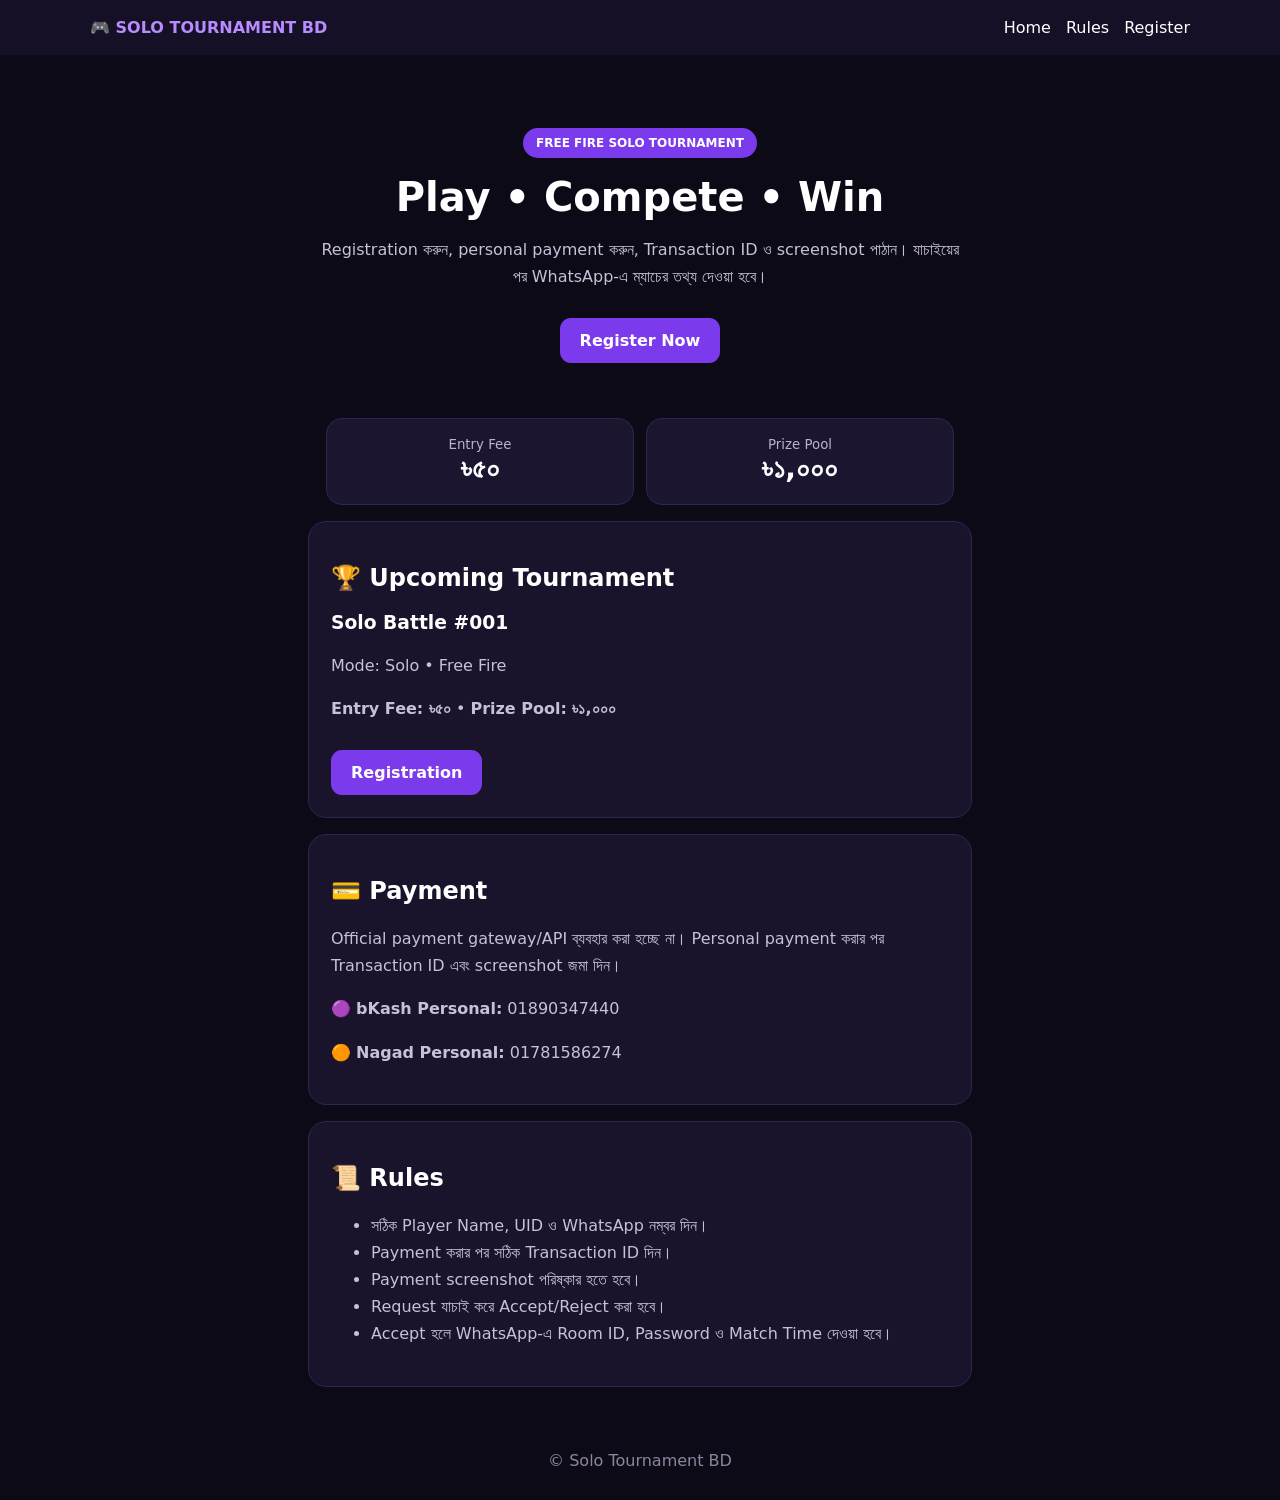
<file: index.html>
<!doctype html>
<html lang="bn">
<head><meta charset="utf-8"><meta name="viewport" content="width=device-width,initial-scale=1"><title>Solo Tournament BD</title><link rel="stylesheet" href="style.css"></head>
<body>
<header><div class="brand">🎮 SOLO TOURNAMENT BD</div><nav><a href="index.html">Home</a><a href="#rules">Rules</a><a href="register.html">Register</a></nav></header>
<main>
<section class="hero"><span>FREE FIRE SOLO TOURNAMENT</span><h1>Play • Compete • Win</h1><p>Registration করুন, personal payment করুন, Transaction ID ও screenshot পাঠান। যাচাইয়ের পর WhatsApp-এ ম্যাচের তথ্য দেওয়া হবে।</p><a class="btn" href="register.html">Register Now</a></section>
<section class="stats"><div><small>Entry Fee</small><strong>৳৫০</strong></div><div><small>Prize Pool</small><strong>৳১,০০০</strong></div></section>
<section class="card"><h2>🏆 Upcoming Tournament</h2><h3>Solo Battle #001</h3><p>Mode: Solo • Free Fire</p><p><b>Entry Fee: ৳৫০</b> • <b>Prize Pool: ৳১,০০০</b></p><a class="btn" href="register.html">Registration</a></section>
<section class="card"><h2>💳 Payment</h2><p>Official payment gateway/API ব্যবহার করা হচ্ছে না। Personal payment করার পর Transaction ID এবং screenshot জমা দিন।</p><p>🟣 <b>bKash Personal:</b> 01890347440</p><p>🟠 <b>Nagad Personal:</b> 01781586274</p></section>
<section id="rules" class="card"><h2>📜 Rules</h2><ul><li>সঠিক Player Name, UID ও WhatsApp নম্বর দিন।</li><li>Payment করার পর সঠিক Transaction ID দিন।</li><li>Payment screenshot পরিষ্কার হতে হবে।</li><li>Request যাচাই করে Accept/Reject করা হবে।</li><li>Accept হলে WhatsApp-এ Room ID, Password ও Match Time দেওয়া হবে।</li></ul></section>
</main>
<footer>© Solo Tournament BD</footer>
</body></html>
</file>
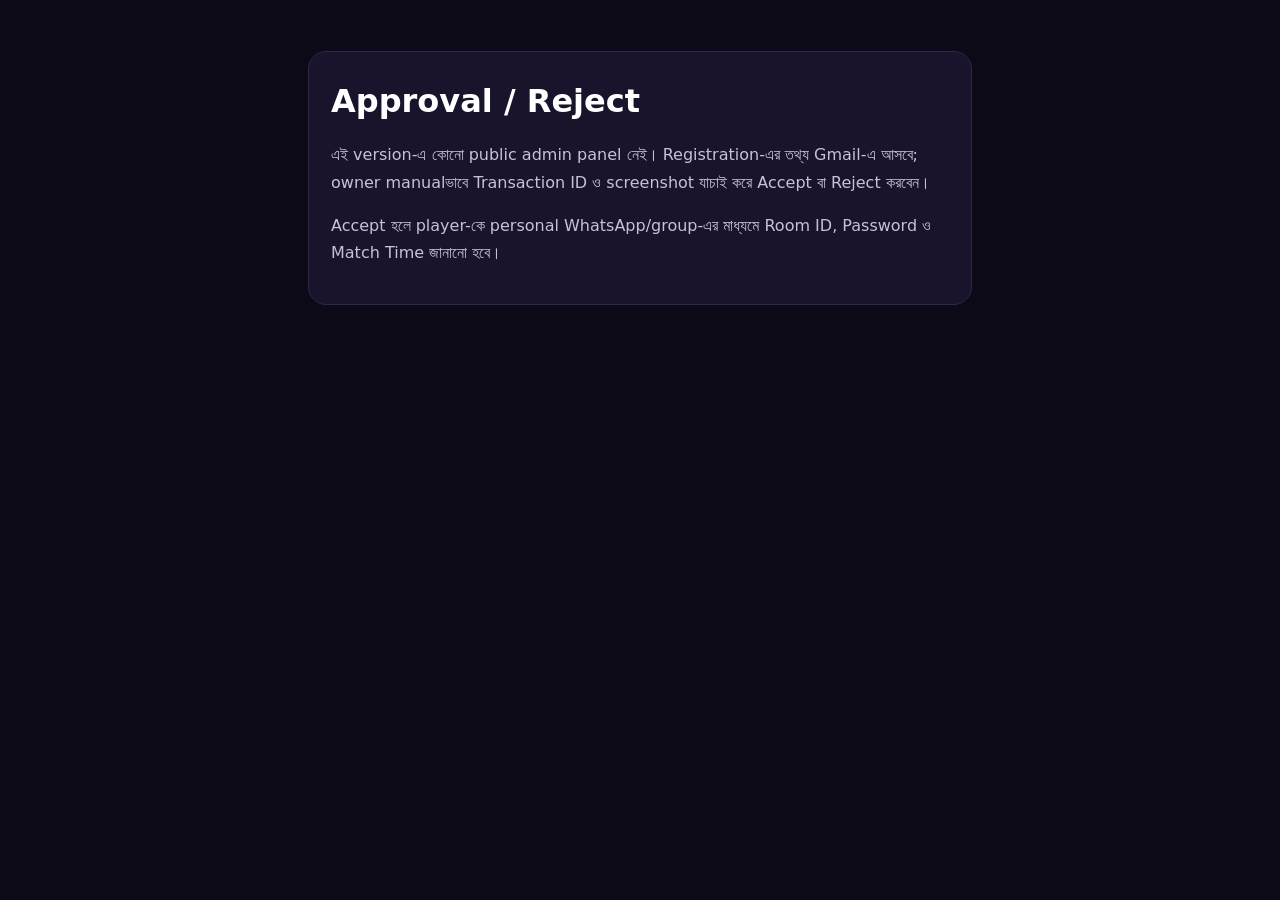
<file: approval.html>
<!doctype html><html lang="bn"><head><meta charset="utf-8"><meta name="viewport" content="width=device-width,initial-scale=1"><title>Approval Information</title><link rel="stylesheet" href="style.css"></head><body><main class="page"><div class="box"><h1>Approval / Reject</h1><p>এই version-এ কোনো public admin panel নেই। Registration-এর তথ্য Gmail-এ আসবে; owner manualভাবে Transaction ID ও screenshot যাচাই করে Accept বা Reject করবেন।</p><p>Accept হলে player-কে personal WhatsApp/group-এর মাধ্যমে Room ID, Password ও Match Time জানানো হবে।</p></div></main></body></html>
</file>
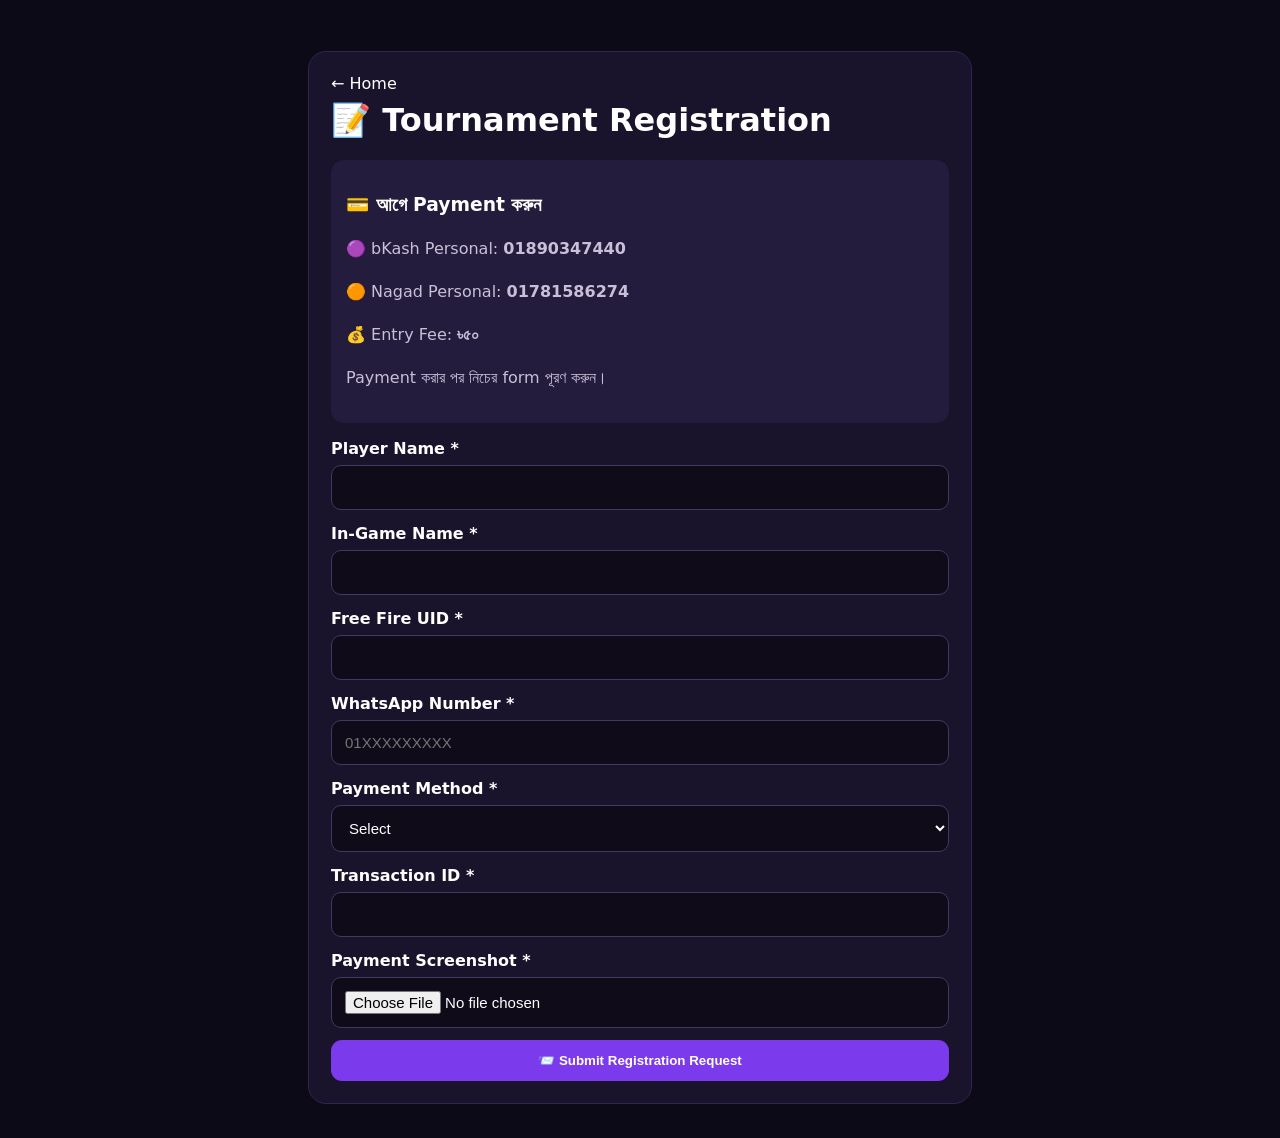
<file: register.html>
<!doctype html>
<html lang="bn"><head><meta charset="utf-8"><meta name="viewport" content="width=device-width,initial-scale=1"><title>Registration | Solo Tournament BD</title><link rel="stylesheet" href="style.css"></head>
<body><main class="page"><div class="box"><a href="index.html">← Home</a><h1>📝 Tournament Registration</h1>
<div class="payment"><h3>💳 আগে Payment করুন</h3><p>🟣 bKash Personal: <b>01890347440</b></p><p>🟠 Nagad Personal: <b>01781586274</b></p><p>💰 Entry Fee: <b>৳৫০</b></p><p>Payment করার পর নিচের form পূরণ করুন।</p></div>
<form action="https://formsubmit.co/yasin273qw@gmail.com" method="POST" enctype="multipart/form-data">
<input type="hidden" name="_subject" value="Solo Tournament BD - New Registration">
<input type="hidden" name="_template" value="table">
<input type="hidden" name="_captcha" value="false">
<input type="hidden" name="_next" value="https://yasin273qw-creator.github.io/Solo_Tournament-BD/success.html">
<label>Player Name *</label><input name="Player Name" required>
<label>In-Game Name *</label><input name="In-Game Name" required>
<label>Free Fire UID *</label><input name="Player UID" required>
<label>WhatsApp Number *</label><input name="WhatsApp Number" type="tel" required placeholder="01XXXXXXXXX">
<label>Payment Method *</label><select name="Payment Method" required><option value="">Select</option><option>bKash</option><option>Nagad</option></select>
<label>Transaction ID *</label><input name="Transaction ID" required>
<label>Payment Screenshot *</label><input name="Payment Screenshot" type="file" accept="image/*" required>
<button class="btn full" type="submit">📨 Submit Registration Request</button>
</form></div></main></body></html>
</file>
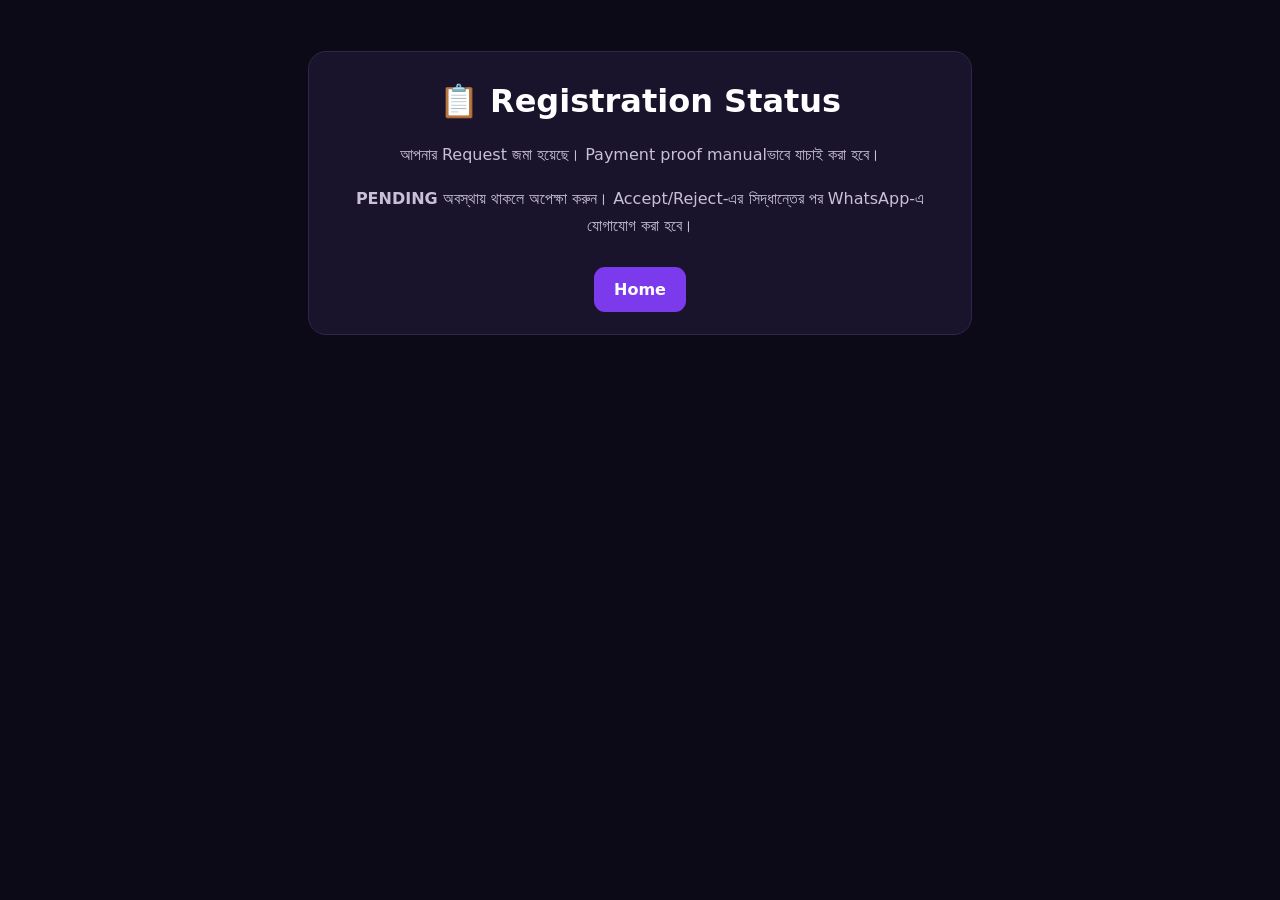
<file: status.html>
<!doctype html><html lang="bn"><head><meta charset="utf-8"><meta name="viewport" content="width=device-width,initial-scale=1"><title>Registration Status</title><link rel="stylesheet" href="style.css"></head><body><main class="page"><div class="box center"><h1>📋 Registration Status</h1><p>আপনার Request জমা হয়েছে। Payment proof manualভাবে যাচাই করা হবে।</p><p><b>PENDING</b> অবস্থায় থাকলে অপেক্ষা করুন। Accept/Reject-এর সিদ্ধান্তের পর WhatsApp-এ যোগাযোগ করা হবে।</p><a class="btn" href="index.html">Home</a></div></main></body></html>
</file>
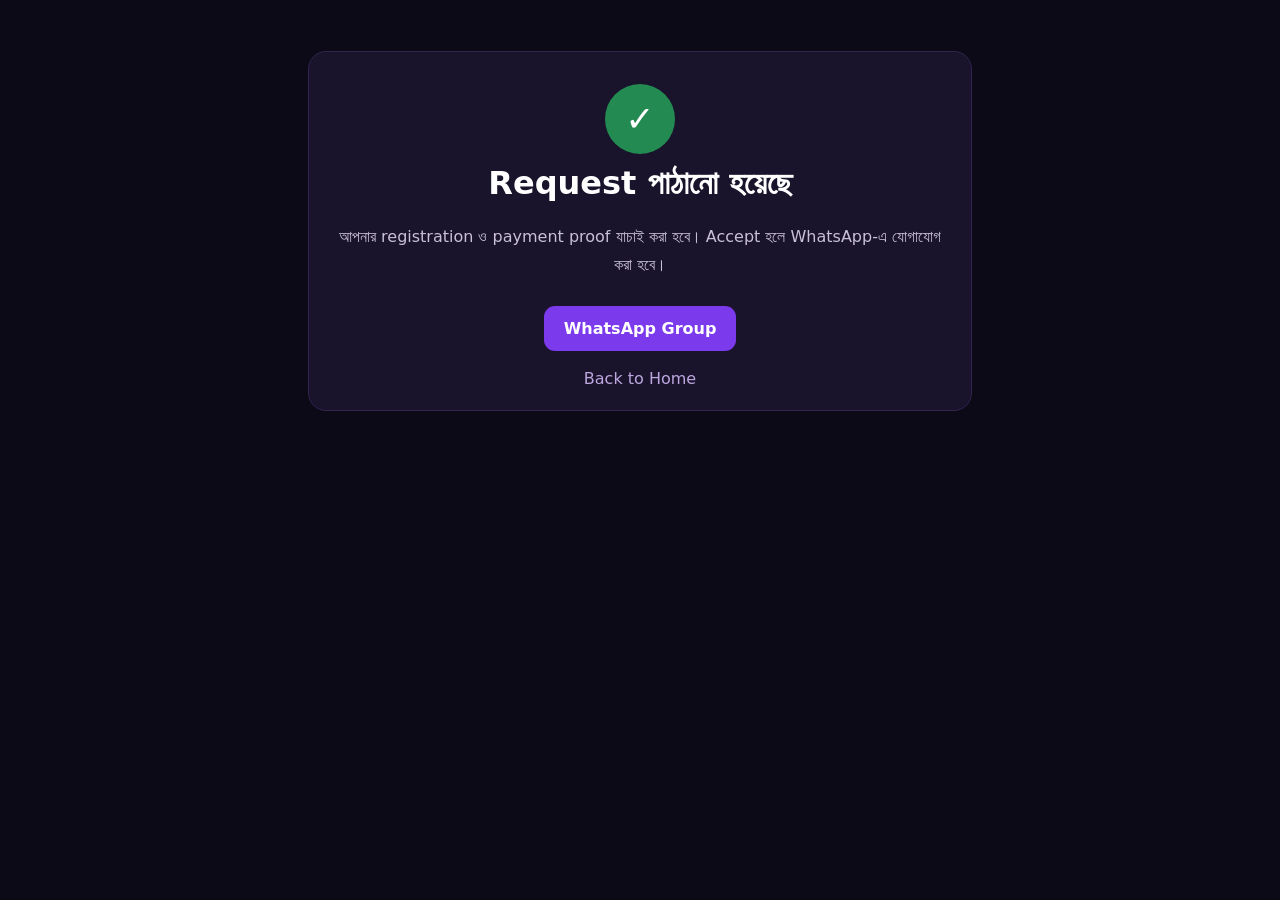
<file: success.html>
<!doctype html><html lang="bn"><head><meta charset="utf-8"><meta name="viewport" content="width=device-width,initial-scale=1"><title>Request Submitted</title><link rel="stylesheet" href="style.css"></head><body><main class="page"><div class="box center"><div class="success">✓</div><h1>Request পাঠানো হয়েছে</h1><p>আপনার registration ও payment proof যাচাই করা হবে। Accept হলে WhatsApp-এ যোগাযোগ করা হবে।</p><a class="btn" href="https://chat.whatsapp.com/JosvTBnGaGs9O95XpRPcg6?s=cl&p=a&ilr=1" target="_blank">WhatsApp Group</a><a class="back" href="index.html">Back to Home</a></div></main></body></html>
</file>
<file: style.css>
*{box-sizing:border-box}body{margin:0;background:#0d0a18;color:#fff;font-family:system-ui,"Noto Sans Bengali",sans-serif}.wrap,main{max-width:700px;margin:auto;padding:18px}header{display:flex;justify-content:space-between;align-items:center;padding:18px max(18px,calc((100% - 1100px)/2));background:#151025;position:sticky;top:0;z-index:5}.brand{font-weight:900;color:#b78cff}nav{display:flex;gap:15px}nav a,a{color:#fff;text-decoration:none}.hero{text-align:center;padding:55px 12px}.hero span{display:inline-block;background:#7c3aed;border-radius:99px;padding:8px 13px;font-size:12px;font-weight:800}.hero h1{font-size:40px;margin:16px 0 8px}.hero p{color:#c8bfd8;line-height:1.7}.btn{display:inline-block;background:#7c3aed;color:#fff;border:0;border-radius:11px;padding:13px 20px;font-weight:800;margin-top:12px}.stats{max-width:700px;margin:auto;padding:0 18px;display:grid;grid-template-columns:1fr 1fr;gap:12px}.stats div{background:#1b1530;border:1px solid #312651;border-radius:16px;padding:18px;text-align:center}.stats small{display:block;color:#bcb1cf}.stats strong{font-size:28px}.card,.box{background:#19132b;border:1px solid #30254d;border-radius:18px;padding:22px;margin:16px 0}.card p,.card li,.box p{color:#c9c0d8;line-height:1.7}.page{min-height:100vh;padding-top:35px}.box h1{margin-top:8px}.payment{background:#241c3c;border-radius:13px;padding:15px;margin:16px 0}label{display:block;font-weight:700;margin:14px 0 7px}input,select{width:100%;padding:13px;border:1px solid #45375f;border-radius:10px;background:#0f0b19;color:#fff;font-size:15px}.full{width:100%;cursor:pointer}.center{text-align:center}.success{width:70px;height:70px;border-radius:50%;background:#238a52;display:grid;place-items:center;font-size:35px;margin:10px auto}.back{display:block;margin-top:18px;color:#bca7df}footer{text-align:center;color:#8f849f;padding:30px}h1,h2,h3{color:#fff}@media(max-width:600px){header{display:block;text-align:center}nav{justify-content:center;margin-top:12px}.hero h1{font-size:32px}}
</file>
